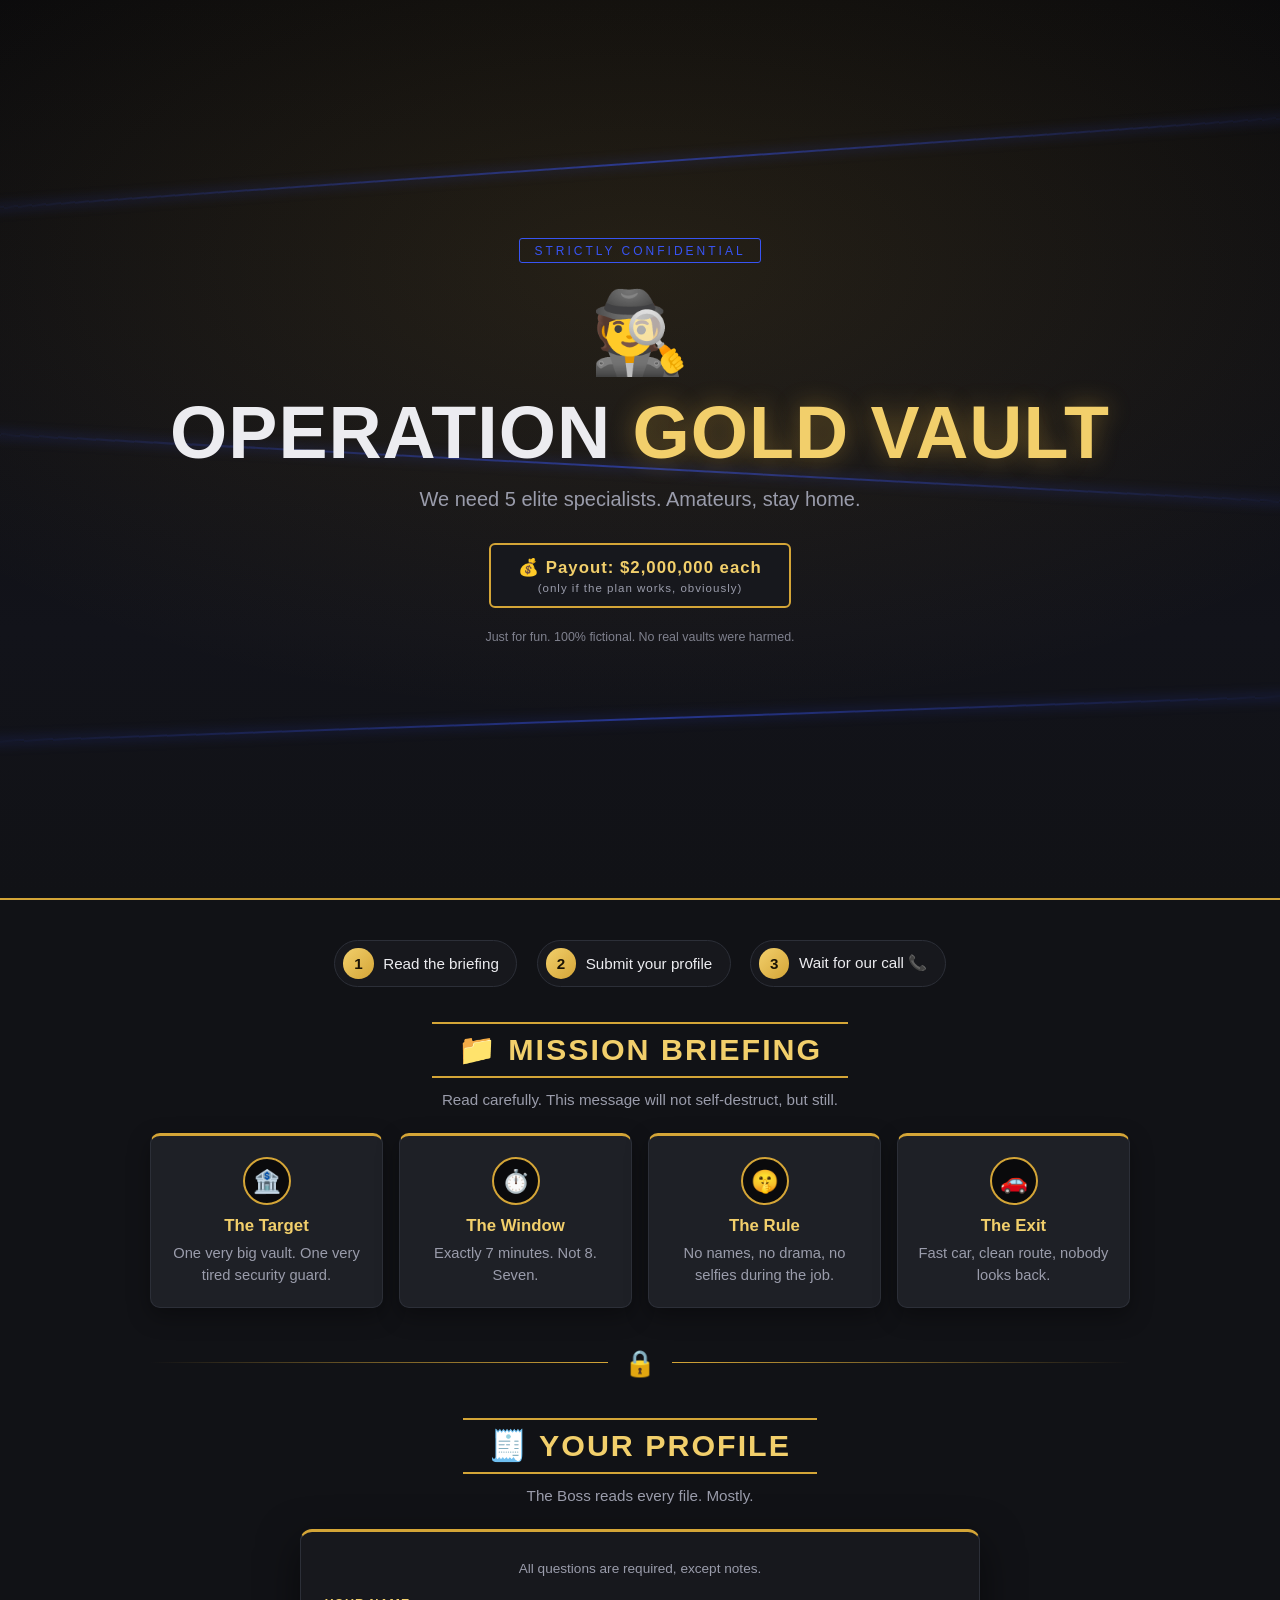
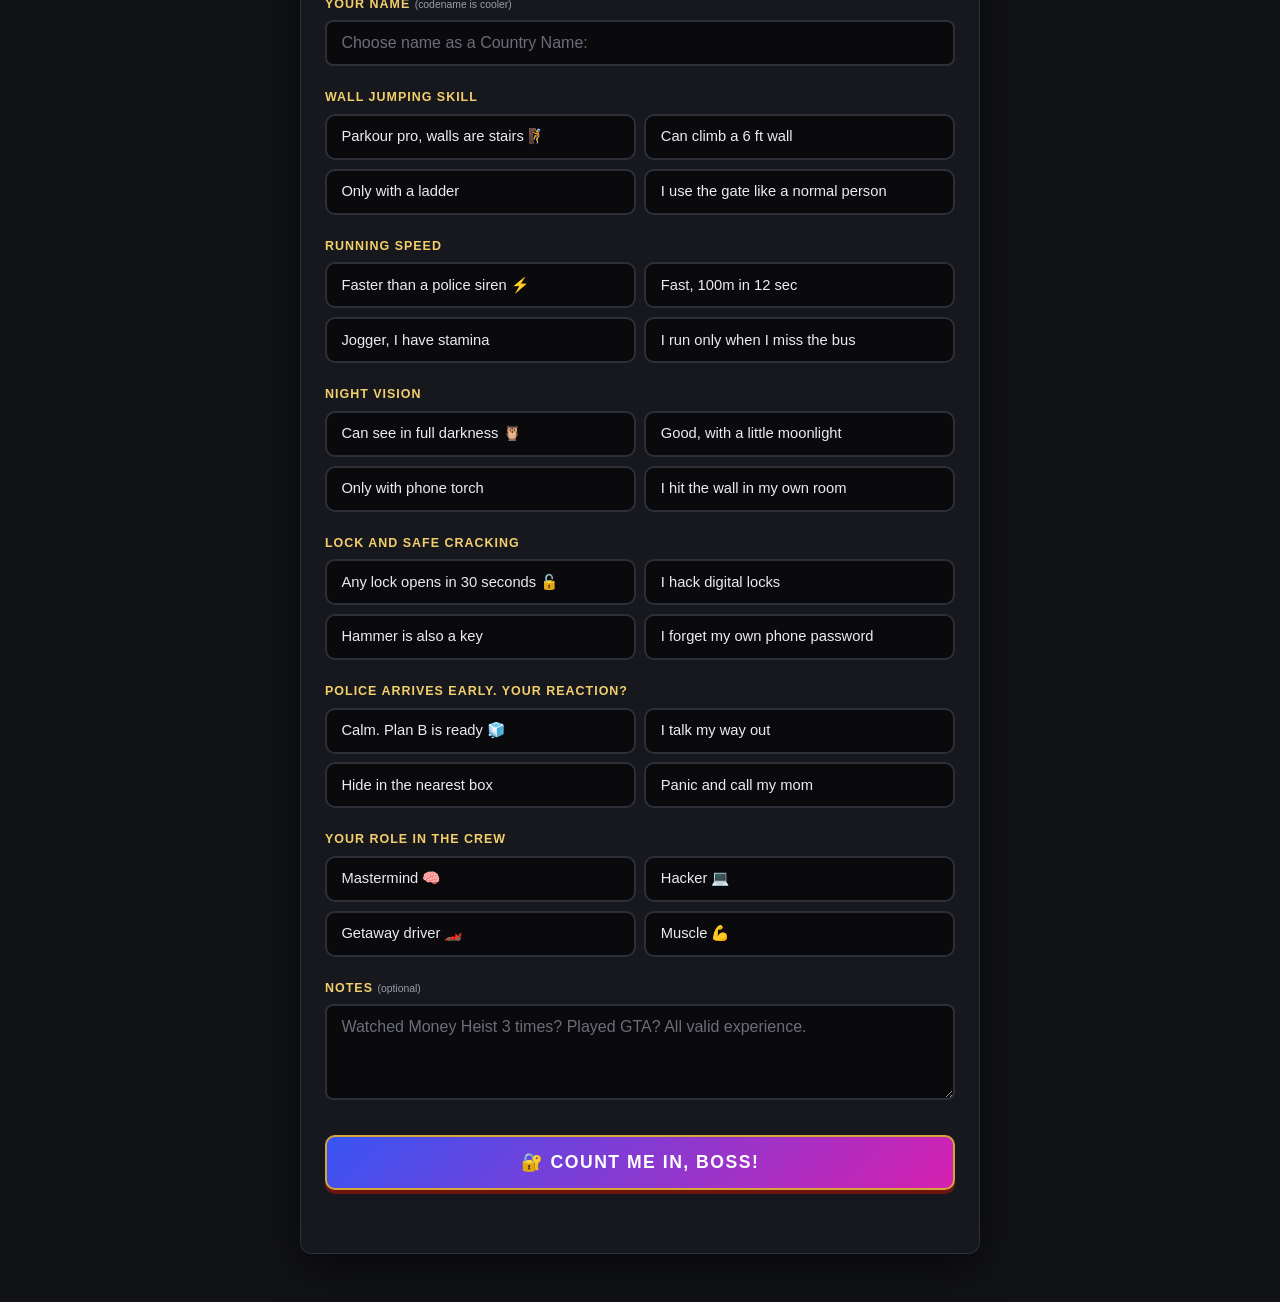
<file: bankrob.html>
<!DOCTYPE html>
<html lang="en">
<head>
  <meta charset="UTF-8" />
  <meta name="viewport" content="width=device-width, initial-scale=1.0"/>
  <meta name="theme-color" content="#0a0a0c">
  <title>Operation Gold Vault - Crew Recruitment</title>
  <meta name="robots" content="noindex, nofollow, noarchive">
  <link rel="icon" href="data:image/svg+xml,%3Csvg xmlns='http://www.w3.org/2000/svg' viewBox='0 0 100 100'%3E%3Ctext y='.9em' font-size='90'%3E🕵️%3C/text%3E%3C/svg%3E">
  <link rel="stylesheet" href="css/bankrob.css">
</head>
<body>

<!-- HERO -->
<section class="hero">
  <div class="laser l1" aria-hidden="true"></div>
  <div class="laser l2" aria-hidden="true"></div>
  <div class="laser l3" aria-hidden="true"></div>

  <span class="badge-top">STRICTLY CONFIDENTIAL</span>
  <span class="hero-icon" aria-hidden="true">🕵️</span>
  <h1>Operation <span class="gold">Gold Vault</span></h1>
  <p class="subtitle">We need 5 elite specialists. Amateurs, stay home.</p>
  <div class="payout">
    💰 Payout: $2,000,000 each
    <small>(only if the plan works, obviously)</small>
  </div>
  <p class="fun-note">Just for fun. 100% fictional. No real vaults were harmed.</p>
</section>

<main class="main">

  <!-- STEPS -->
  <section class="how" aria-label="How to join">
    <ol class="steps">
      <li><span class="num">1</span><span>Read the briefing</span></li>
      <li><span class="num">2</span><span>Submit your profile</span></li>
      <li><span class="num">3</span><span>Wait for our call 📞</span></li>
    </ol>
  </section>

  <!-- BRIEFING -->
  <section class="briefing">
    <div class="sec-title"><h2>📁 Mission Briefing</h2></div>
    <p class="section-sub">Read carefully. This message will not self-destruct, but still.</p>

    <div class="info-grid">
      <article class="info-card">
        <span class="info-icon" aria-hidden="true">🏦</span>
        <h3>The Target</h3>
        <p>One very big vault. One very tired security guard.</p>
      </article>
      <article class="info-card">
        <span class="info-icon" aria-hidden="true">⏱️</span>
        <h3>The Window</h3>
        <p>Exactly 7 minutes. Not 8. Seven.</p>
      </article>
      <article class="info-card">
        <span class="info-icon" aria-hidden="true">🤫</span>
        <h3>The Rule</h3>
        <p>No names, no drama, no selfies during the job.</p>
      </article>
      <article class="info-card">
        <span class="info-icon" aria-hidden="true">🚗</span>
        <h3>The Exit</h3>
        <p>Fast car, clean route, nobody looks back.</p>
      </article>
    </div>
  </section>

  <div class="divider" aria-hidden="true"><span>🔒</span></div>

  <!-- APPLICATION -->
  <section class="apply" id="apply">
    <div class="sec-title"><h2>🧾 Your Profile</h2></div>
    <p class="section-sub">The Boss reads every file. Mostly.</p>

    <form class="form-card" id="crew-form" onsubmit="submitForm(event)" novalidate>
      <p class="form-note">All questions are required, except notes.</p>

      <div class="field">
        <label class="flabel" for="codename">Your name <small>(codename is cooler)</small></label>
        <input type="text" id="codename" maxlength="60" placeholder="Choose name as a Country Name: " autocomplete="off">
      </div>

      <fieldset class="field">
        <legend class="flabel">Wall jumping skill</legend>
        <div class="chips">
          <label class="chip"><input type="radio" name="wall" value="parkour"><span>Parkour pro, walls are stairs 🧗</span></label>
          <label class="chip"><input type="radio" name="wall" value="ok"><span>Can climb a 6 ft wall</span></label>
          <label class="chip"><input type="radio" name="wall" value="ladder"><span>Only with a ladder</span></label>
          <label class="chip"><input type="radio" name="wall" value="none"><span>I use the gate like a normal person</span></label>
        </div>
      </fieldset>

      <fieldset class="field">
        <legend class="flabel">Running speed</legend>
        <div class="chips">
          <label class="chip"><input type="radio" name="run" value="flash"><span>Faster than a police siren ⚡</span></label>
          <label class="chip"><input type="radio" name="run" value="fast"><span>Fast, 100m in 12 sec</span></label>
          <label class="chip"><input type="radio" name="run" value="jog"><span>Jogger, I have stamina</span></label>
          <label class="chip"><input type="radio" name="run" value="bus"><span>I run only when I miss the bus</span></label>
        </div>
      </fieldset>

      <fieldset class="field">
        <legend class="flabel">Night vision</legend>
        <div class="chips">
          <label class="chip"><input type="radio" name="night" value="owl"><span>Can see in full darkness 🦉</span></label>
          <label class="chip"><input type="radio" name="night" value="good"><span>Good, with a little moonlight</span></label>
          <label class="chip"><input type="radio" name="night" value="phone"><span>Only with phone torch</span></label>
          <label class="chip"><input type="radio" name="night" value="bump"><span>I hit the wall in my own room</span></label>
        </div>
      </fieldset>

      <fieldset class="field">
        <legend class="flabel">Lock and safe cracking</legend>
        <div class="chips">
          <label class="chip"><input type="radio" name="lock" value="master"><span>Any lock opens in 30 seconds 🔓</span></label>
          <label class="chip"><input type="radio" name="lock" value="hacker"><span>I hack digital locks</span></label>
          <label class="chip"><input type="radio" name="lock" value="hammer"><span>Hammer is also a key</span></label>
          <label class="chip"><input type="radio" name="lock" value="forgot"><span>I forget my own phone password</span></label>
        </div>
      </fieldset>

      <fieldset class="field">
        <legend class="flabel">Police arrives early. Your reaction?</legend>
        <div class="chips">
          <label class="chip"><input type="radio" name="pressure" value="ice"><span>Calm. Plan B is ready 🧊</span></label>
          <label class="chip"><input type="radio" name="pressure" value="talk"><span>I talk my way out</span></label>
          <label class="chip"><input type="radio" name="pressure" value="hide"><span>Hide in the nearest box</span></label>
          <label class="chip"><input type="radio" name="pressure" value="panic"><span>Panic and call my mom</span></label>
        </div>
      </fieldset>

      <fieldset class="field">
        <legend class="flabel">Your role in the crew</legend>
        <div class="chips">
          <label class="chip"><input type="radio" name="role" value="mastermind"><span>Mastermind 🧠</span></label>
          <label class="chip"><input type="radio" name="role" value="hacker"><span>Hacker 💻</span></label>
          <label class="chip"><input type="radio" name="role" value="driver"><span>Getaway driver 🏎️</span></label>
          <label class="chip"><input type="radio" name="role" value="muscle"><span>Muscle 💪</span></label>
        </div>
      </fieldset>

      <div class="field">
        <label class="flabel" for="exp">Notes <small>(optional)</small></label>
        <textarea id="exp" placeholder="Watched Money Heist 3 times? Played GTA? All valid experience."></textarea>
      </div>

      <button class="submit-btn" type="submit">🔐 Count Me In, Boss!</button>
      <p class="form-msg" id="form-msg" role="alert" aria-live="polite"></p>
    </form>
  </section>

</main>

<!-- SUCCESS OVERLAY -->
<div class="overlay" id="overlay" role="dialog" aria-modal="true" aria-labelledby="success-title">
  <div class="success-card">
    <span class="big-icon" aria-hidden="true">🕶️</span>
    <h2 id="success-title">Welcome to the Crew, <span class="success-name" id="successName">Agent</span>!</h2>
    <p id="successMsg">Your profile has been received and shredded for security.</p>
    <p class="success-small">We will contact you. Do not call us.</p>
    <button class="close-btn" type="button" onclick="closeOverlay()">Back to hideout</button>
  </div>
</div>

<script>
  function closeOverlay() {
    document.getElementById('overlay').classList.remove('show');
  }

  document.addEventListener('keydown', function (e) {
    if (e.key === 'Escape') closeOverlay();
  });
  document.getElementById('overlay').addEventListener('click', function (e) {
    if (e.target === this) closeOverlay();
  });

  function showMsg(text, target) {
    document.getElementById('form-msg').textContent = text;
    if (target) target.scrollIntoView({ behavior: 'smooth', block: 'center' });
  }

  async function submitForm(e) {
    e.preventDefault();

    const nameInput = document.getElementById('codename');
    const name = nameInput.value.trim();
    const exp  = document.getElementById('exp').value.trim();

    if (!name) {
      showMsg('🔒 Every agent needs a name!', nameInput);
      nameInput.focus();
      return;
    }

    const data = {};
    data['_subject'] = 'New Heist Crew Application: ' + name;
    data[document.querySelector('label[for="codename"]').textContent.trim()] = name;

    let funny = false;
    const fieldsets = document.querySelectorAll('#crew-form fieldset.field');
    for (const fs of fieldsets) {
      const question = fs.querySelector('legend').textContent.trim();
      const picked   = fs.querySelector('input[type="radio"]:checked');
      if (!picked) {
        showMsg('🔒 Please answer: ' + question, fs);
        return;
      }
    data[question] = picked.nextElementSibling.textContent.trim();
      if (picked.dataset.fun) funny = true;
    }

    data[document.querySelector('label[for="exp"]').textContent.trim()] = exp || 'None mentioned';

    showMsg('', null);
    const btn = document.querySelector('.submit-btn');
    btn.textContent = '⏳ Sending to Boss...';
    btn.disabled = true;

    try {
      const res = await fetch('https://formspree.io/f/xbdvbvyq', {
        method: 'POST',
        headers: { 'Content-Type': 'application/json' },
        body: JSON.stringify(data)
      });

      if (res.ok) {
        document.getElementById('successName').textContent = name;
        document.getElementById('successMsg').textContent = funny
          ? 'Boss saw your funny answer. You are officially NOT rejected. Bring snacks tomorrow. 🍿'
          : 'Your profile has been received and shredded for security.';
        document.getElementById('overlay').classList.add('show');
        document.getElementById('crew-form').reset();
      } else {
        showMsg('Something went wrong. Try again, agent!', null);
      }
    } catch (err) {
      showMsg('Network error. The line is being traced!', null);
    }

    btn.textContent = '🔐 Count Me In, Boss!';
    btn.disabled = false;
  }
</script>

</body>
</html>
</file>
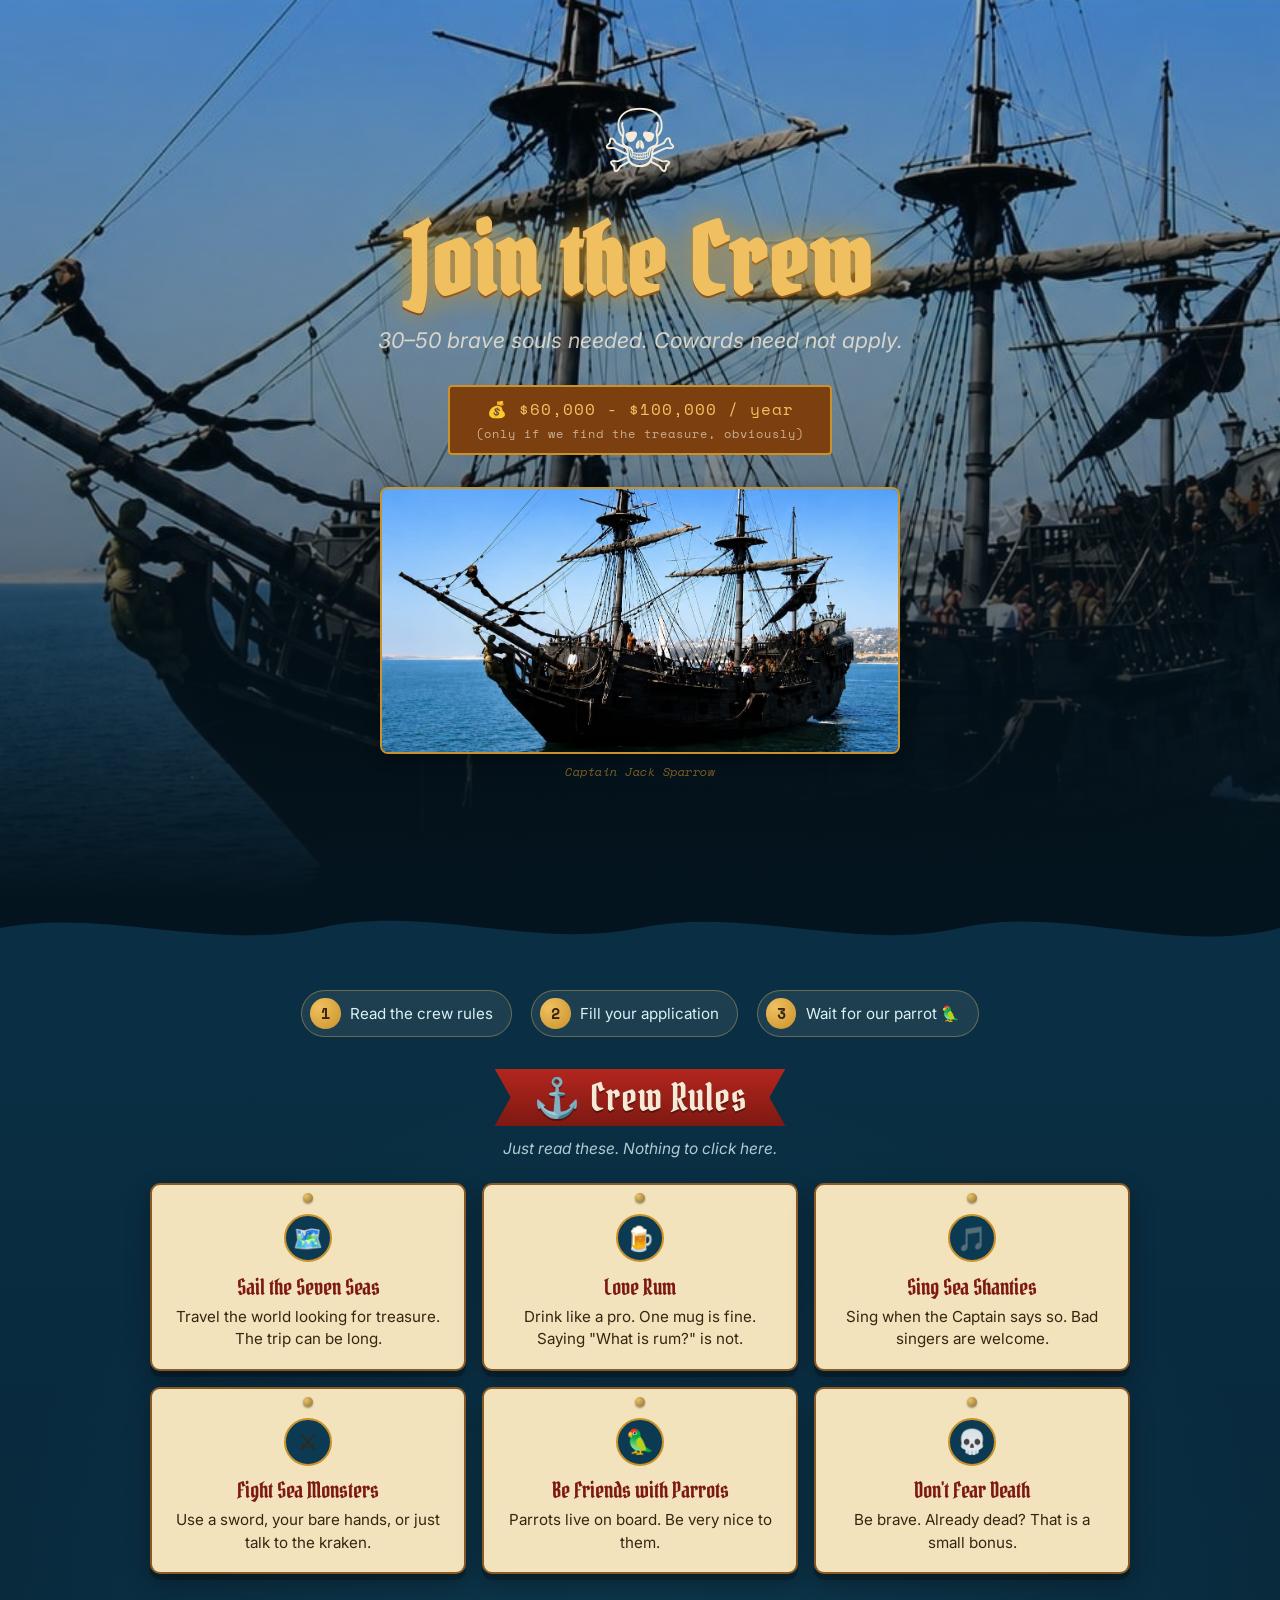
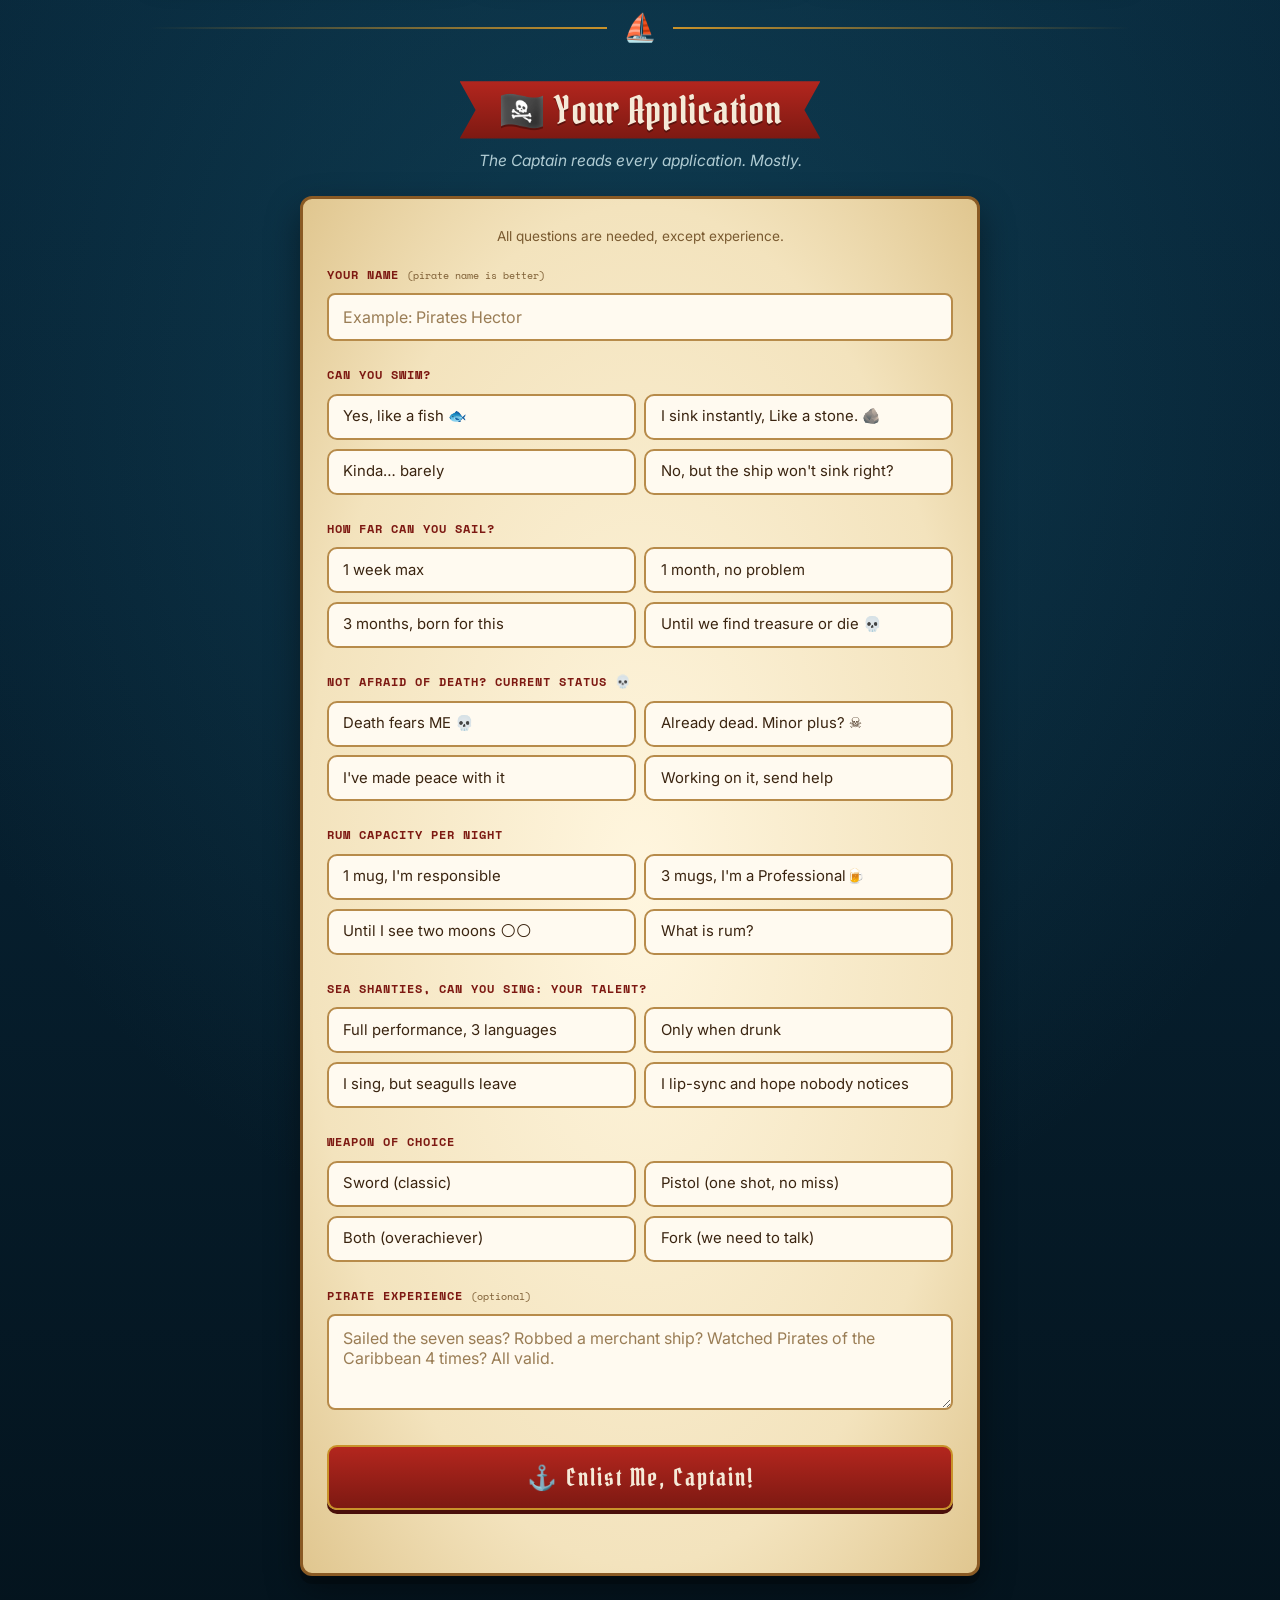
<file: pirate-crew.html>
<!DOCTYPE html>
<html lang="en">
<head>
  <meta charset="UTF-8" />
  <meta name="viewport" content="width=device-width, initial-scale=1.0"/>
  <meta name="theme-color" content="#0d0a07">
  <title>Join the Crew - Pirate Crew Inc. | Web project by Aman Kumar (piratesaman)</title>
    <meta name="description" content="Join the Crew - Pirate Crew Inc.: a fun pirate-themed recruitment web page with an application form, made by Aman Kumar (Aman Maurya, piratesaman).">
    <meta name="keywords" content="Join the Crew, Pirate Crew Inc, pirate web page, Aman Kumar, piratesaman, Aman Maurya, HTML CSS JavaScript project">
    <meta name="author" content="Aman Kumar">
    <meta name="robots" content="index, follow, max-image-preview:large">
    <link rel="canonical" href="https://amankumar.cloud/pirate-crew.html">
  <!-- Skull favicon -->
<link rel="icon" href="data:image/svg+xml,%3Csvg xmlns='http://www.w3.org/2000/svg' viewBox='0 0 100 100'%3E%3Ctext y='.9em' font-size='90'%3E💀%3C/text%3E%3C/svg%3E">
  <link rel="preconnect" href="https://fonts.googleapis.com">
  <link rel="preconnect" href="https://fonts.gstatic.com" crossorigin>
  <link href="https://fonts.googleapis.com/css2?family=Pirata+One&family=Inter:wght@400;500;600&family=Space+Mono:wght@400;700&display=swap" rel="stylesheet"/>
  <link rel="preload" as="image" href="/project-img/recruit-crew.jpeg" fetchpriority="high">
  <link rel="stylesheet" href="css/pirate-crew.css">
  <!-- Open Graph Meta Tags -->
    <meta property="og:title" content="Join the Crew - Pirate Crew Inc.">
    <meta property="og:type" content="website">
    <meta property="og:url" content="https://amankumar.cloud/pirate-crew.html">
    <meta property="og:site_name" content="Aman Kumar (piratesaman)">
    <meta property="og:image" content="https://www.amankumar.cloud/project-img/recruit-crew.jpeg">
    <meta property="og:description" content="Salary: $60,000 – $100,000 / year. 30–50 brave souls needed. Cowards need not apply. Join the crew of the Captain Blackbeared and sail the seven seas in search of treasure!"> 
    <meta property="fb:app_id" content="809218654498104">
    <!-- Twitter Card Meta Tags (Optional) -->
    <meta name="twitter:card" content="summary_large_image">
    <meta name="twitter:creator" content="@piratesaman">
    <meta name="twitter:title" content="Join the Crew - Pirate Crew Inc.">
    <meta name="twitter:description" content="Salary: $60,000 – $100,000 / year. 30–50 brave souls needed. Cowards need not apply. Join the crew of the Captain Blackbeared and sail the seven seas in search of treasure!">
    <meta name="twitter:image" content="https://www.amankumar.cloud/project-img/recruit-crew.jpeg">
    <script type="application/ld+json">
    {
      "@context": "https://schema.org",
      "@type": "WebPage",
      "url": "https://amankumar.cloud/pirate-crew.html",
      "name": "Join the Crew - Pirate Crew Inc.",
      "inLanguage": "en",
      "author": {
        "@type": "Person",
        "@id": "https://amankumar.cloud/#person",
        "name": "Aman Kumar",
        "alternateName": [
          "Aman Maurya",
          "piratesaman"
        ],
        "url": "https://amankumar.cloud/"
      },
      "isPartOf": {
        "@id": "https://amankumar.cloud/#website"
      }
    }
    </script>
</head>
<body>

<!-- HERO -->
<section class="hero">
  <span class="skull">☠️</span>
  <h1>Join the Crew</h1>
  <p class="subtitle">30–50 brave souls needed. Cowards need not apply.</p>
  <div class="salary-badge">
    💰 $60,000 - $100,000 / year
    <small>(only if we find the treasure, obviously)</small>
  </div>
  <div class="hero-ship-img">
    <img src="project-img/recruit-crew.jpeg" alt="Our Ship — The Black Pearl" fetchpriority="high" decoding="async" />
    <p class="ship-caption">Captain Jack Sparrow</p>
  </div>
</section>

<!-- WAVES: hero to sea -->
<div class="waves" aria-hidden="true">
  <svg viewBox="0 0 1200 60" preserveAspectRatio="none" xmlns="http://www.w3.org/2000/svg">
    <path d="M0,0 H1200 V30 C1100,58 1000,6 900,30 C800,54 700,8 600,30 C500,52 400,6 300,30 C200,54 100,10 0,30 Z" fill="#04141e"/>
  </svg>
</div>

<main class="sea">

  <!-- HOW TO JOIN -->
  <section class="how" aria-label="How to join">
    <ol class="steps">
      <li><span class="coin">1</span><span>Read the crew rules</span></li>
      <li><span class="coin">2</span><span>Fill your application</span></li>
      <li><span class="coin">3</span><span>Wait for our parrot 🦜</span></li>
    </ol>
  </section>

  <!-- CREW RULES -->
  <section class="rules" id="rules">
    <div class="flag-title"><h2>⚓ Crew Rules</h2></div>
    <p class="section-sub">Just read these. Nothing to click here.</p>

    <div class="rule-grid">
      <article class="rule-card">
        <span class="rule-icon" aria-hidden="true">🗺️</span>
        <h3>Sail the Seven Seas</h3>
        <p>Travel the world looking for treasure. The trip can be long.</p>
      </article>
      <article class="rule-card">
        <span class="rule-icon" aria-hidden="true">🍺</span>
        <h3>Love Rum</h3>
        <p>Drink like a pro. One mug is fine. Saying "What is rum?" is not.</p>
      </article>
      <article class="rule-card">
        <span class="rule-icon" aria-hidden="true">🎵</span>
        <h3>Sing Sea Shanties</h3>
        <p>Sing when the Captain says so. Bad singers are welcome.</p>
      </article>
      <article class="rule-card">
        <span class="rule-icon" aria-hidden="true">⚔️</span>
        <h3>Fight Sea Monsters</h3>
        <p>Use a sword, your bare hands, or just talk to the kraken.</p>
      </article>
      <article class="rule-card">
        <span class="rule-icon" aria-hidden="true">🦜</span>
        <h3>Be Friends with Parrots</h3>
        <p>Parrots live on board. Be very nice to them.</p>
      </article>
      <article class="rule-card">
        <span class="rule-icon" aria-hidden="true">💀</span>
        <h3>Don't Fear Death</h3>
        <p>Be brave. Already dead? That is a small bonus.</p>
      </article>
    </div>
  </section>

  <div class="divider" aria-hidden="true"><span>⛵</span></div>

  <!-- APPLICATION -->
  <section class="apply" id="apply">
    <div class="flag-title"><h2>🏴‍☠️ Your Application</h2></div>
    <p class="section-sub">The Captain reads every application. Mostly.</p>

    <form class="form-card" id="crew-form" onsubmit="submitForm(event)" novalidate>
      <p class="form-note">All questions are needed, except experience.</p>

      <div class="field">
        <label class="flabel" for="pirate-name">Your name <small>(pirate name is better)</small></label>
        <input type="text" id="pirate-name" maxlength="60" placeholder="Example: Pirates Hector" autocomplete="off">
      </div>

      <fieldset class="field" id="swim-field">
        <legend class="flabel">Can you swim?</legend>
        <div class="chips">
          <label class="chip"><input type="radio" name="swim" value="yes"><span>Yes, like a fish 🐟</span></label>
          <label class="chip"><input type="radio" name="swim" value="sink"><span>I sink instantly, Like a stone. 🪨</span></label>
          <label class="chip"><input type="radio" name="swim" value="kinda"><span>Kinda… barely</span></label>
          <label class="chip"><input type="radio" name="swim" value="no"><span>No, but the ship won't sink right?</span></label>
        </div>
      </fieldset>

            <fieldset class="field" id="sail-field">
        <legend class="flabel">How far can you sail?</legend>
        <div class="chips">
          <label class="chip"><input type="radio" name="sail" value="1week"><span>1 week max</span></label>
          <label class="chip"><input type="radio" name="sail" value="1month"><span>1 month, no problem</span></label>
          <label class="chip"><input type="radio" name="sail" value="3month"><span>3 months, born for this</span></label>
          <label class="chip"><input type="radio" name="sail" value="forever"><span>Until we find treasure or die 💀</span></label>
        </div>
      </fieldset>

      <fieldset class="field" id="death-field">
        <legend class="flabel">Not afraid of death? Current status 💀</legend>
        <div class="chips">
          <label class="chip"><input type="radio" name="death" value="fearless"><span>Death fears ME 💀</span></label>
          <label class="chip"><input type="radio" name="death" value="dead"><span>Already dead. Minor plus? ☠️</span></label>
          <label class="chip"><input type="radio" name="death" value="ok"><span>I've made peace with it</span></label>
          <label class="chip"><input type="radio" name="death" value="working"><span>Working on it, send help</span></label>
        </div>
      </fieldset>

      <fieldset class="field" id="rum-field">
        <legend class="flabel">Rum capacity per night</legend>
        <div class="chips">
          <label class="chip"><input type="radio" name="rum" value="1"><span>1 mug, I'm responsible</span></label>
          <label class="chip"><input type="radio" name="rum" value="3"><span>3 mugs, I'm a Professional🍺</span></label>
          <label class="chip"><input type="radio" name="rum" value="unlimited"><span>Until I see two moons 🌕🌕</span></label>
          <label class="chip"><input type="radio" name="rum" value="what"><span>What is rum?</span></label>
        </div>
      </fieldset>

      <fieldset class="field" id="sing-field">
        <legend class="flabel">Sea shanties, Can you Sing: your talent?</legend>
        <div class="chips">
          <label class="chip"><input type="radio" name="sing" value="pro"><span>Full performance, 3 languages</span></label>
          <label class="chip"><input type="radio" name="sing" value="ok"><span>Only when drunk</span></label>
          <label class="chip"><input type="radio" name="sing" value="bad"><span>I sing, but seagulls leave</span></label>
          <label class="chip"><input type="radio" name="sing" value="never"><span>I lip-sync and hope nobody notices</span></label>
        </div>
      </fieldset>

      <fieldset class="field" id="weapon-field">
        <legend class="flabel">Weapon of choice</legend>
        <div class="chips">
          <label class="chip"><input type="radio" name="weapon" value="sword"><span>Sword (classic)</span></label>
          <label class="chip"><input type="radio" name="weapon" value="gun"><span>Pistol (one shot, no miss)</span></label>
          <label class="chip"><input type="radio" name="weapon" value="both"><span>Both (overachiever)</span></label>
          <label class="chip"><input type="radio" name="weapon" value="fork"><span>Fork (we need to talk)</span></label>
        </div>
      </fieldset>

      <div class="field">
        <label class="flabel" for="exp">Pirate experience <small>(optional)</small></label>
        <textarea id="exp" placeholder="Sailed the seven seas? Robbed a merchant ship? Watched Pirates of the Caribbean 4 times? All valid."></textarea>
      </div>

      <button class="submit-btn" type="submit">⚓ Enlist Me, Captain!</button>
      <p class="form-msg" id="form-msg" role="alert" aria-live="polite"></p>
    </form>
  </section>

</main>

<!-- SUCCESS OVERLAY -->
<div class="overlay" id="overlay" role="dialog" aria-modal="true" aria-labelledby="success-title">
  <div class="success-card">
    <span class="big-skull" aria-hidden="true">🏴‍☠️</span>
    <h2 id="success-title">Welcome Aboard, <span class="success-name" id="successName">Mate</span>!</h2>
    <p>The Captain has received your application and thrown it into the sea for good luck.</p>
    <p class="success-small">We'll send a parrot with your joining letter. Eventually.</p>
    <button class="close-btn" type="button" onclick="closeOverlay()">Back to shore</button>
  </div>
</div>

<script>
  function closeOverlay() {
    document.getElementById('overlay').classList.remove('show');
  }

  document.addEventListener('keydown', function (e) {
    if (e.key === 'Escape') closeOverlay();
  });
  document.getElementById('overlay').addEventListener('click', function (e) {
    if (e.target === this) closeOverlay();
  });

  function showMsg(text, target) {
    document.getElementById('form-msg').textContent = text;
    if (target) target.scrollIntoView({ behavior: 'smooth', block: 'center' });
  }

    async function submitForm(e) {
    e.preventDefault();

    const nameInput = document.getElementById('pirate-name');
    const name = nameInput.value.trim();
    const exp  = document.getElementById('exp').value.trim();

    if (!name) {
      showMsg('⚓ Every pirate needs a name!', nameInput);
      nameInput.focus();
      return;
    }

    // Email data: question + selected answer text, in the same order as the form
    const data = {};
    data[document.querySelector('label[for="pirate-name"]').textContent.trim()] = name;

    const fieldsets = document.querySelectorAll('#crew-form fieldset.field');
    for (const fs of fieldsets) {
      const question = fs.querySelector('legend').textContent.trim();
      const picked   = fs.querySelector('input[type="radio"]:checked');
      if (!picked) {
        showMsg('⚓ Please answer: ' + question, fs);
        return;
      }
      data[question] = picked.nextElementSibling.textContent.trim();
    }

    data[document.querySelector('label[for="exp"]').textContent.trim()] = exp || 'None mentioned';

    showMsg('', null);
    const btn = document.querySelector('.submit-btn');
    btn.textContent = '⏳ Sending to Captain...';
    btn.disabled = true;

    try {
      const res = await fetch('https://formspree.io/f/xbdvbvyq', {
        method: 'POST',
        headers: { 'Content-Type': 'application/json' },
        body: JSON.stringify(data)
      });

      if (res.ok) {
        document.getElementById('successName').textContent = name;
        document.getElementById('overlay').classList.add('show');
        document.getElementById('crew-form').reset();
      } else {
        showMsg('Something went wrong. Try again, sailor!', null);
      }
    } catch (err) {
      showMsg('Network error. The sea is rough today!', null);
    }

    btn.textContent = '⚓ Enlist Me, Captain!';
    btn.disabled = false;
  }
</script>

</body>
</html>
</file>
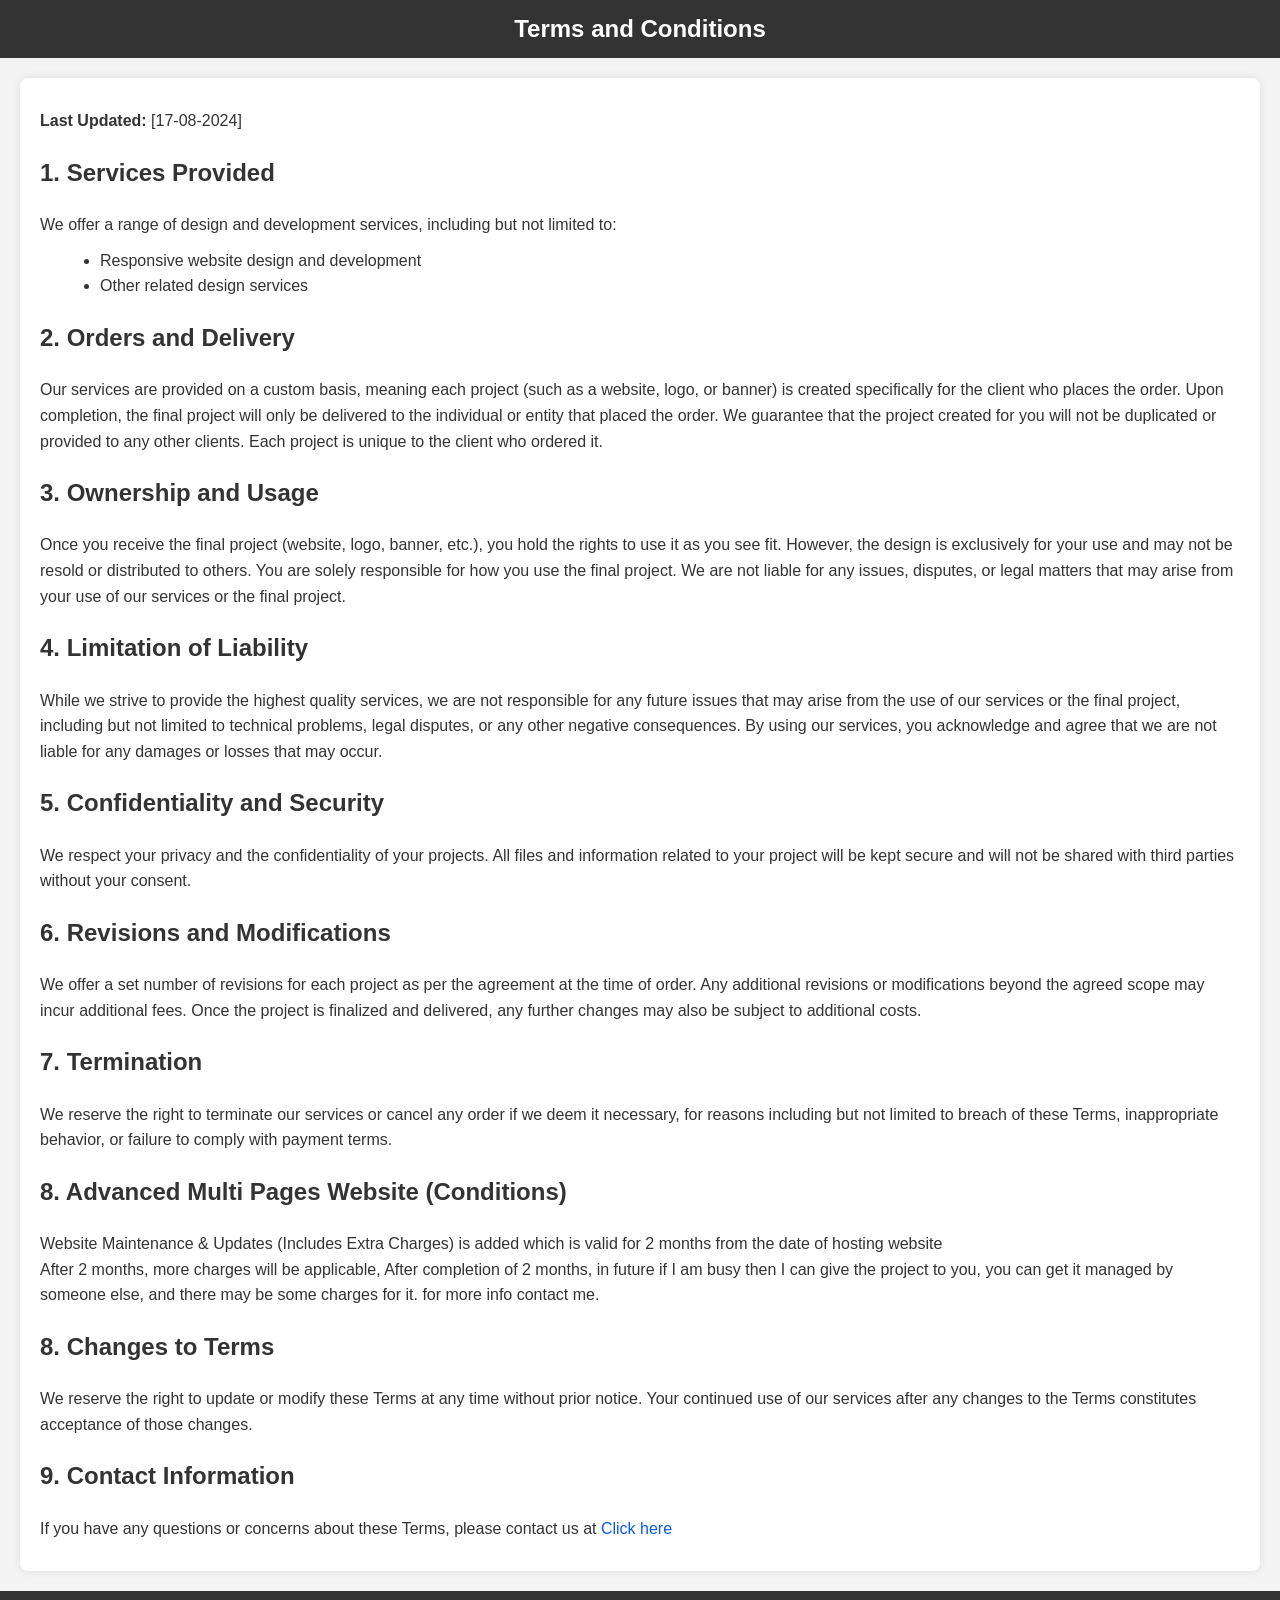
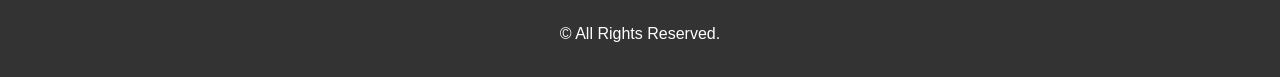
<file: legal/terms.html>
<!DOCTYPE html>
<html lang="en">
<head>
    <meta charset="UTF-8">
    <meta name="viewport" content="width=device-width, initial-scale=1.0">
    <title>Terms and Conditions</title>
    <style>
        body {
            font-family: 'Arial', sans-serif;
            margin: 0;
            padding: 0;
            background-color: #f4f4f4;
            color: #333;
            line-height: 1.6;
        }

        header {
            background-color: #333;
            color: #fff;
            padding: 10px 0;
            text-align: center;
        }

        header h1 {
            margin: 0;
            font-size: 24px;
        }

        .container {
            max-width: 1200px;
            margin: 20px auto;
            padding: 20px;
            background-color: #fff;
            border-radius: 8px;
            box-shadow: 0 0 10px rgba(0, 0, 0, 0.1);
        }

        h2 {
            color: #333;
            margin-top: 20px;
        }

        p {
            margin: 10px 0;
        }
        p a{
            text-decoration: none;
            color: rgb(11, 90, 238);
        }
        ul {
            margin: 10px 0 20px 20px;
        }

        footer {
            text-align: center;
            padding: 20px 0;
            background-color: #333;
            color: #fff;
            margin-top: 20px;
        }

        @media (max-width: 768px) {
            .container {
                margin: 10px;
                padding: 15px;
            }

            header h1 {
                font-size: 20px;
            }
        }
    </style>
</head>
<body>

<header>
    <h1>Terms and Conditions</h1>
</header>

<div class="container">
    <p><strong>Last Updated:</strong> [17-08-2024]</p>

    <h2>1. Services Provided</h2>
    <p>We offer a range of design and development services, including but not limited to:</p>
    <ul>
        <li>Responsive website design and development</li>
        <li>Other related design services</li>
    </ul>

    <h2>2. Orders and Delivery</h2>
    <p>Our services are provided on a custom basis, meaning each project (such as a website, logo, or banner) is created specifically for the client who places the order. Upon completion, the final project will only be delivered to the individual or entity that placed the order. We guarantee that the project created for you will not be duplicated or provided to any other clients. Each project is unique to the client who ordered it.</p>

    <h2>3. Ownership and Usage</h2>
    <p>Once you receive the final project (website, logo, banner, etc.), you hold the rights to use it as you see fit. However, the design is exclusively for your use and may not be resold or distributed to others. You are solely responsible for how you use the final project. We are not liable for any issues, disputes, or legal matters that may arise from your use of our services or the final project.</p>

    <h2>4. Limitation of Liability</h2>
    <p>While we strive to provide the highest quality services, we are not responsible for any future issues that may arise from the use of our services or the final project, including but not limited to technical problems, legal disputes, or any other negative consequences. By using our services, you acknowledge and agree that we are not liable for any damages or losses that may occur.</p>

    <h2>5. Confidentiality and Security</h2>
    <p>We respect your privacy and the confidentiality of your projects. All files and information related to your project will be kept secure and will not be shared with third parties without your consent.</p>

    <h2>6. Revisions and Modifications</h2>
    <p>We offer a set number of revisions for each project as per the agreement at the time of order. Any additional revisions or modifications beyond the agreed scope may incur additional fees. Once the project is finalized and delivered, any further changes may also be subject to additional costs.</p>

    <h2>7. Termination</h2>
    <p>We reserve the right to terminate our services or cancel any order if we deem it necessary, for reasons including but not limited to breach of these Terms, inappropriate behavior, or failure to comply with payment terms.</p>

    <h2>8. Advanced Multi Pages Website (Conditions)</h2>
    <p>Website Maintenance & Updates (Includes Extra Charges) is added which is valid for 2 months from the date of hosting website <br>
        After 2 months, more charges will be applicable, After completion of 2 months, in future if I am busy then I can give the project to you, you can get it managed by someone else, and there may be some charges for it. for more info contact me.</p>

    <h2>8. Changes to Terms</h2>
    <p>We reserve the right to update or modify these Terms at any time without prior notice. Your continued use of our services after any changes to the Terms constitutes acceptance of those changes.</p>

    <h2>9. Contact Information</h2>
    <p>If you have any questions or concerns about these Terms, please contact us at <a href="/connect.html">Click here</a></p>
</div>

<footer>
    <p>&copy; All Rights Reserved.</p>
</footer>

</body>
</html>
</file>
<file: css/bankrob.css>
*, *::before, *::after { box-sizing: border-box; margin: 0; padding: 0; }

:root {
  --bg:        #0a0a0c;
  --bg-2:      #111216;
  --panel:     #17181d;
  --card:      #1e2026;
  --line:      #2c2f38;
  --gold:      #d4a537;
  --gold-lt:   #f2cf6b;
  --text:      #ececf0;
  --muted:     #9a9cab;
  --accent:    #3854f3;
  --accent-dk: #d620af;
  --green:     #2ecc71;
}

body {
  background: var(--bg);
  color: var(--text);
  font-family: Arial, Helvetica, sans-serif;
  min-height: 100vh;
  overflow-x: hidden;
}

/* HERO */
.hero {
  position: relative;
  min-height: 100vh;
  display: flex;
  flex-direction: column;
  align-items: center;
  justify-content: center;
  text-align: center;
  padding: 3rem 1.5rem 4rem;
  overflow: hidden;
  background:
    radial-gradient(ellipse 70% 50% at 50% 30%, rgba(212,165,55,0.12), transparent),
    linear-gradient(180deg, #0a0a0c 0%, #12131a 70%, var(--bg-2) 100%);
  border-bottom: 2px solid var(--gold);
}
.badge-top {
  position: relative;
  z-index: 2;
  font-size: 0.75rem;
  letter-spacing: 3px;
  color: var(--accent);
  border: 1px solid var(--accent);
  padding: 0.3rem 0.9rem;
  border-radius: 3px;
  margin-bottom: 1.4rem;
  animation: blink 2.4s ease-in-out infinite;
}
@keyframes blink { 0%,100% { opacity: 1; } 50% { opacity: 0.45; } }

.hero-icon {
  position: relative;
  z-index: 2;
  font-size: clamp(3rem, 8vw, 5rem);
  margin-bottom: 0.8rem;
}
.hero h1 {
  position: relative;
  z-index: 2;
  font-size: clamp(2.2rem, 7vw, 4.6rem);
  font-weight: 800;
  letter-spacing: 1px;
  line-height: 1.1;
  text-transform: uppercase;
}
.gold { color: var(--gold-lt); text-shadow: 0 0 24px rgba(212,165,55,0.45); }
.subtitle {
  position: relative;
  z-index: 2;
  color: var(--muted);
  margin-top: 0.9rem;
  font-size: clamp(1rem, 3vw, 1.25rem);
}
.payout {
  position: relative;
  z-index: 2;
  margin-top: 2rem;
  padding: 0.75rem 1.7rem;
  background: var(--panel);
  border: 2px solid var(--gold);
  border-radius: 6px;
  color: var(--gold-lt);
  font-weight: 700;
  font-size: 1.05rem;
  letter-spacing: 1px;
}
.payout small {
  display: block;
  margin-top: 0.25rem;
  font-size: 0.72rem;
  font-weight: 400;
  color: var(--muted);
}
.fun-note {
  position: relative;
  z-index: 2;
  margin-top: 1.4rem;
  font-size: 0.78rem;
  color: var(--muted);
  opacity: 0.8;
}

/* lasers */
.laser {
  position: absolute;
  left: -10%;
  width: 120%;
  height: 2px;
  background: linear-gradient(90deg, transparent, var(--accent), transparent);
  box-shadow: 0 0 12px var(--accent);
  opacity: 0.55;
  z-index: 1;
  animation: sweep 6s ease-in-out infinite;
}
.l1 { top: 18%; transform: rotate(-4deg); }
.l2 { top: 52%; transform: rotate(3deg); animation-delay: 1.5s; }
.l3 { top: 80%; transform: rotate(-2deg); animation-delay: 3s; }
@keyframes sweep { 0%,100% { opacity: 0.15; } 50% { opacity: 0.7; } }

/* MAIN */
.main { background: var(--bg-2); padding: 2.5rem 1rem 3rem; }
.how, .briefing, .apply { max-width: 980px; margin-left: auto; margin-right: auto; }

/* steps */
.how { padding-bottom: 2.2rem; }
.steps {
  list-style: none;
  display: flex;
  flex-wrap: wrap;
  justify-content: center;
  gap: 0.8rem 1.2rem;
}
.steps li {
  display: flex;
  align-items: center;
  gap: 0.6rem;
  background: var(--panel);
  border: 1px solid var(--line);
  border-radius: 999px;
  padding: 0.45rem 1.1rem 0.45rem 0.5rem;
  font-size: 0.95rem;
}
.num {
  flex: 0 0 auto;
  width: 1.9rem;
  height: 1.9rem;
  display: grid;
  place-items: center;
  border-radius: 50%;
  background: linear-gradient(135deg, var(--gold-lt), var(--gold));
  color: #1a1305;
  font-weight: 800;
}

/* titles */
.sec-title { display: flex; justify-content: center; margin-bottom: 0.8rem; }
.sec-title h2 {
  font-size: clamp(1.3rem, 4.5vw, 1.9rem);
  text-transform: uppercase;
  letter-spacing: 2px;
  text-align: center;
  padding: 0.5rem 1.6rem;
  border-top: 2px solid var(--gold);
  border-bottom: 2px solid var(--gold);
  color: var(--gold-lt);
}
.section-sub {
  text-align: center;
  color: var(--muted);
  font-size: 0.95rem;
  margin-bottom: 1.6rem;
}

/* info cards */
.info-grid {
  display: grid;
  grid-template-columns: repeat(auto-fit, minmax(min(100%, 220px), 1fr));
  gap: 1rem;
}
.info-card {
  background: var(--card);
  border: 1px solid var(--line);
  border-top: 3px solid var(--gold);
  border-radius: 10px;
  padding: 1.3rem 1rem;
  text-align: center;
  box-shadow: 0 8px 22px rgba(0,0,0,0.35);
  transition: transform 0.2s, border-color 0.2s;
}
.info-card:hover { transform: translateY(-3px); border-color: var(--accent); }
.info-icon {
  display: grid;
  place-items: center;
  width: 3rem;
  height: 3rem;
  margin: 0 auto 0.7rem;
  border-radius: 50%;
  background: var(--bg);
  border: 2px solid var(--gold);
  font-size: 1.4rem;
}
.info-card h3 { font-size: 1.05rem; color: var(--gold-lt); margin-bottom: 0.35rem; }
.info-card p { font-size: 0.92rem; line-height: 1.5; color: var(--muted); }

/* divider */
.divider {
  display: flex;
  align-items: center;
  gap: 1rem;
  max-width: 980px;
  margin: 2.5rem auto;
  font-size: 1.6rem;
}
.divider::before, .divider::after {
  content: "";
  flex: 1;
  height: 1px;
  background: linear-gradient(90deg, transparent, var(--gold));
}
.divider::after { background: linear-gradient(270deg, transparent, var(--gold)); }

/* form */
.form-card {
  max-width: 680px;
  margin: 0 auto;
  background: var(--panel);
  border: 1px solid var(--line);
  border-top: 3px solid var(--gold);
  border-radius: 12px;
  padding: 1.8rem 1.5rem;
  box-shadow: 0 14px 40px rgba(0,0,0,0.5);
}
.form-note { text-align: center; font-size: 0.85rem; color: var(--muted); margin-bottom: 1.3rem; }
.field { margin-bottom: 1.5rem; }
fieldset.field { border: 0; padding: 0; min-width: 0; margin: 0 0 1.5rem; }
.flabel {
  display: block;
  padding: 0;
  margin-bottom: 0.6rem;
  font-size: 0.78rem;
  font-weight: 700;
  letter-spacing: 1px;
  text-transform: uppercase;
  color: var(--gold-lt);
}
.flabel small { text-transform: none; letter-spacing: 0; font-weight: 400; color: var(--muted); }

.form-card input[type="text"],
.form-card textarea {
  width: 100%;
  background: var(--bg);
  border: 2px solid var(--line);
  border-radius: 8px;
  padding: 0.75rem 0.9rem;
  color: var(--text);
  font-family: Arial, Helvetica, sans-serif;
  font-size: 1rem;
  outline: none;
  transition: border-color 0.2s, box-shadow 0.2s;
}
.form-card input[type="text"]:focus,
.form-card textarea:focus {
  border-color: var(--gold);
  box-shadow: 0 0 0 3px rgba(212,165,55,0.2);
}
.form-card textarea { resize: vertical; min-height: 96px; }
.form-card ::placeholder { color: #6b6d7a; }

/* chips */
.chips {
  display: grid;
  grid-template-columns: repeat(auto-fit, minmax(min(100%, 250px), 1fr));
  gap: 0.55rem;
}
.chip { position: relative; display: block; cursor: pointer; }
.chip input {
  position: absolute;
  inset: 0;
  width: 100%;
  height: 100%;
  margin: 0;
  opacity: 0;
  cursor: pointer;
}
.chip span {
  display: flex;
  align-items: center;
  min-height: 46px;
  padding: 0.5rem 0.9rem;
  background: var(--bg);
  border: 2px solid var(--line);
  border-radius: 10px;
  font-size: 0.92rem;
  line-height: 1.3;
  color: var(--text);
  transition: background 0.15s, border-color 0.15s, transform 0.1s;
}
.chip:hover span { border-color: var(--gold); }
.chip:active span { transform: scale(0.98); }
.chip input:checked + span {
  background: rgba(212,165,55,0.14);
  border-color: var(--gold);
  color: var(--gold-lt);
  font-weight: 700;
}
.chip input:checked + span::before {
  content: "\2713";
  margin-right: 0.5rem;
  color: var(--green);
  font-weight: 700;
}
.chip input:focus-visible + span { outline: 3px solid var(--accent); outline-offset: 2px; }

/* submit */
.submit-btn {
  width: 100%;
  margin-top: 0.4rem;
  padding: 0.95rem 1rem;
  background: linear-gradient(135deg, var(--accent), var(--accent-dk));
  color: #fff;
  font-family: Arial, Helvetica, sans-serif;
  font-size: 1.1rem;
  font-weight: 800;
  letter-spacing: 1.5px;
  text-transform: uppercase;
  border: 2px solid var(--gold);
  border-radius: 10px;
  cursor: pointer;
  box-shadow: 0 4px 0 #6e140d;
  transition: transform 0.1s, filter 0.2s;
}
.submit-btn:hover { filter: brightness(1.1); }
.submit-btn:active { transform: translateY(2px); box-shadow: 0 2px 0 #6e140d; }
.submit-btn:disabled { opacity: 0.7; cursor: wait; }
.form-msg {
  min-height: 1.4em;
  margin-top: 0.8rem;
  text-align: center;
  font-size: 0.95rem;
  font-weight: 700;
  color: var(--accent);
}

/* overlay */
.overlay {
  display: none;
  position: fixed;
  inset: 0;
  background: rgba(5,5,8,0.92);
  z-index: 999;
  align-items: center;
  justify-content: center;
  padding: 1.2rem;
}
.overlay.show { display: flex; }
.success-card {
  background: var(--panel);
  border: 2px solid var(--gold);
  border-radius: 12px;
  max-width: 460px;
  width: 100%;
  max-height: 90vh;
  overflow: auto;
  text-align: center;
  padding: 2.2rem 1.4rem;
  animation: pop 0.4s cubic-bezier(.34,1.56,.64,1);
}
@keyframes pop { from { transform: scale(0.7); opacity: 0; } to { transform: scale(1); opacity: 1; } }
.big-icon { display: block; font-size: 3.6rem; margin-bottom: 0.8rem; }
.success-card h2 {
  font-size: clamp(1.3rem, 5vw, 1.7rem);
  line-height: 1.25;
  color: var(--gold-lt);
  margin-bottom: 0.7rem;
}
.success-card p { font-size: 1rem; line-height: 1.6; color: var(--text); margin-bottom: 0.4rem; }
.success-small { font-style: italic; color: var(--muted) !important; font-size: 0.92rem !important; margin-top: 0.5rem; }
.success-name { color: var(--accent); word-break: break-word; }
.close-btn {
  margin-top: 1.4rem;
  padding: 0.7rem 2rem;
  background: var(--bg);
  border: 2px solid var(--gold);
  color: var(--gold-lt);
  font-family: Arial, Helvetica, sans-serif;
  font-weight: 700;
  font-size: 0.9rem;
  border-radius: 8px;
  cursor: pointer;
}
.close-btn:hover { filter: brightness(1.3); }

/* mobile */
@media (max-width: 768px) {
  .payout { font-size: 0.95rem; padding: 0.6rem 1.1rem; }
  .form-card { padding: 1.4rem 1.1rem; }
}
@media (max-width: 480px) {
  .hero { padding: 2rem 1rem 3rem; min-height: 95vh; }
  .main { padding: 1.5rem 0.8rem 2rem; }
  .steps { flex-direction: column; align-items: stretch; }
  .steps li { border-radius: 14px; }
  .chips { grid-template-columns: 1fr; }
  .form-card { padding: 1.2rem 0.9rem; }
  .divider { margin: 2rem auto; }
}

@media (prefers-reduced-motion: reduce) {
  .badge-top, .laser, .success-card { animation: none; }
}
</file>
<file: css/pirate-crew.css>
/* =====================================================
   pirate-crew.css  -  Pirate Crew Recruitment Page
   Sections: base, hero (unchanged), waves, sea (rules,
   rope, form), overlay, footer, mobile, reduced-motion
   ===================================================== */

*, *::before, *::after { box-sizing: border-box; margin: 0; padding: 0; }

:root {
  /* hero colours (unchanged) */
  --black:   #3a1f0a;
  --gold:    #c9922a;
  --gold-lt: #f0c060;
  --cream:   #f5ead8;
  --rum:     #7c3f10;

  /* sea + parchment colours */
  --sea-top:      #0a2f44;
  --sea-mid:      #072233;
  --sea-deep:     #04141e;
  --navy:         #0b3a52;
  --foam:         #d9f1f5;
  --parchment:    #f3e3bd;
  --parchment-lt: #fff6df;
  --ink:          #3a2410;
  --wood-line:    #8a5a24;
  --flag-red:     #b3261e;
  --flag-red-dk:  #7d1912;
}

body {
  background: var(--sea-deep);
  color: var(--cream);
  font-family: 'Inter', system-ui, sans-serif;
  min-height: 100vh;
  overflow-x: hidden;
  position: relative;
}

/* =====================================================
   HERO (same as before)
   ===================================================== */
.hero {
  position: relative;
  width: 100%;
  min-height: 100vh;
  display: flex;
  flex-direction: column;
  align-items: center;
  justify-content: center;
  background:
  linear-gradient(to bottom,
  rgba(4,20,30,0.25) 0%,
  rgba(4,20,30,0.55) 60%,
  var(--sea-deep) 100%
    ),
    url('/project-img/recruit-crew.jpeg') center/cover no-repeat;
  padding: 3rem 1.5rem 5rem;
  text-align: center;
}

.skull {
  font-size: clamp(3rem, 8vw, 5.5rem);
  animation: bob 3s ease-in-out infinite;
  display: block;
  margin-bottom: 1rem;
}
@keyframes bob { 0%,100% { transform: translateY(0); } 50% { transform: translateY(-12px); } }

.hero h1 {
  font-family: 'Pirata One', cursive;
  font-size: clamp(2.8rem, 8vw, 6rem);
  color: var(--gold-lt);
  text-shadow: 0 0 30px var(--gold), 0 2px 0 var(--rum);
  line-height: 1.1;
  letter-spacing: 2px;
}

.hero .subtitle {
  font-size: clamp(1rem, 3vw, 1.35rem);
  color: var(--cream);
  opacity: 0.8;
  margin-top: 0.75rem;
  font-style: italic;
}

.salary-badge {
  display: inline-block;
  margin-top: 2rem;
  background: var(--rum);
  border: 2px solid var(--gold);
  border-radius: 4px;
  padding: 0.65rem 1.6rem;
  font-family: 'Space Mono', monospace;
  font-size: 1rem;
  color: var(--gold-lt);
  letter-spacing: 1px;
}
.salary-badge small {
  display: block;
  font-size: 0.72rem;
  color: var(--cream);
  opacity: 0.65;
  margin-top: 0.25rem;
}

.hero-ship-img {
  margin-top: 2rem;
  width: 100%;
  max-width: 520px;
  text-align: center;
}
.hero-ship-img img {
  width: 100%;
  border-radius: 8px;
  border: 2px solid var(--gold);
  box-shadow: 0 4px 16px rgba(0,0,0,0.3);
  display: block;
}
.ship-caption {
  font-size: 0.78rem;
  font-family: 'Space Mono', monospace;
  color: var(--gold);
  opacity: 0.6;
  margin-top: 0.5rem;
  font-style: italic;
  letter-spacing: 0.5px;
}


/* =====================================================
   WAVES (hero to sea)
   ===================================================== */
.waves { width: 100%; overflow: hidden; line-height: 0; margin-top: -2px; background: var(--sea-top); }
.waves svg { display: block; width: 100%; height: 60px; }

/* =====================================================
   SEA (everything below the hero)
   ===================================================== */
.sea {
  background:
    radial-gradient(ellipse 60% 40% at 50% 45%, rgba(31,111,139,0.30), transparent),
    linear-gradient(180deg, var(--sea-top) 0%, var(--sea-mid) 55%, var(--sea-deep) 100%);
  padding: 1.5rem 1rem 2.5rem;
}
.how, .rules, .apply, .rope { max-width: 980px; margin-left: auto; margin-right: auto; }

/* ---- how to join ---- */
.how { padding: 0.5rem 0 2rem; }
.steps {
  list-style: none;
  display: flex;
  flex-wrap: wrap;
  justify-content: center;
  gap: 0.8rem 1.2rem;
}
.steps li {
  display: flex;
  align-items: center;
  gap: 0.6rem;
  background: rgba(255,246,223,0.08);
  border: 1px solid rgba(240,192,96,0.35);
  border-radius: 999px;
  padding: 0.45rem 1.1rem 0.45rem 0.5rem;
  color: var(--foam);
  font-size: 0.95rem;
}
.coin {
  flex: 0 0 auto;
  width: 1.9rem;
  height: 1.9rem;
  display: grid;
  place-items: center;
  border-radius: 50%;
  background: radial-gradient(circle at 30% 30%, var(--gold-lt), var(--gold));
  color: var(--ink);
  font-family: 'Space Mono', monospace;
  font-weight: 700;
}

/* ---- flag title + subtitle ---- */
.flag-title { display: flex; justify-content: center; margin-bottom: 0.8rem; }
.flag-title h2 {
  font-family: 'Pirata One', cursive;
  font-weight: 400;
  font-size: clamp(1.6rem, 5vw, 2.4rem);
  line-height: 1.2;
  letter-spacing: 1px;
  text-align: center;
  color: var(--cream);
  background: linear-gradient(180deg, var(--flag-red), var(--flag-red-dk));
  padding: 0.35rem 2.4rem;
  text-shadow: 0 2px 0 rgba(0,0,0,0.35);
  clip-path: polygon(0 0, 100% 0, calc(100% - 16px) 50%, 100% 100%, 0 100%, 16px 50%);
}
.section-sub {
  text-align: center;
  color: var(--foam);
  opacity: 0.8;
  font-style: italic;
  font-size: 0.97rem;
  margin-bottom: 1.6rem;
}

/* ---- crew rules ---- */
.rule-grid {
  display: grid;
  grid-template-columns: repeat(auto-fit, minmax(min(100%, 260px), 1fr));
  gap: 1rem;
}
.rule-card {
  position: relative;
  background: var(--parchment);
  color: var(--ink);
  border: 2px solid var(--wood-line);
  border-radius: 10px;
  padding: 1.4rem 1.1rem 1.1rem;
  box-shadow: 0 6px 0 rgba(0,0,0,0.25), 0 10px 24px rgba(0,0,0,0.3);
}
.rule-card::before {
  content: "";
  position: absolute;
  top: 8px;
  left: 50%;
  width: 10px;
  height: 10px;
  margin-left: -5px;
  border-radius: 50%;
  background: radial-gradient(circle at 30% 30%, #e8c36a, #8a6a2e);
  box-shadow: 0 1px 2px rgba(0,0,0,0.4);
}
.rule-icon {
  display: grid;
  place-items: center;
  width: 3rem;
  height: 3rem;
  margin: 0.4rem auto 0.6rem;
  border-radius: 50%;
  background: var(--navy);
  border: 2px solid var(--gold);
  font-size: 1.5rem;
}
.rule-card h3 {
  font-family: 'Pirata One', cursive;
  font-weight: 400;
  font-size: 1.4rem;
  text-align: center;
  color: var(--flag-red-dk);
  margin-bottom: 0.3rem;
}
.rule-card p { text-align: center; font-size: 0.95rem; line-height: 1.5; }

/* ---- divider (gold lines + boat) ---- */
.divider {
  display: flex;
  align-items: center;
  gap: 1rem;
  max-width: 980px;
  margin: 2.5rem auto;
  font-size: 1.7rem;
  line-height: 1;
}
.divider::before,
.divider::after {
  content: "";
  flex: 1;
  height: 2px;
  background: linear-gradient(90deg, transparent, var(--gold));
}
.divider::after { background: linear-gradient(270deg, transparent, var(--gold)); }

/* ---- application form ---- */
.form-card {
  max-width: 680px;
  margin: 0 auto;
  background: radial-gradient(ellipse at center, var(--parchment-lt) 0%, var(--parchment) 70%, #e0c68f 100%);
  color: var(--ink);
  border: 3px solid var(--wood-line);
  border-radius: 12px;
  padding: 1.8rem 1.5rem;
  box-shadow: 0 8px 0 rgba(0,0,0,0.25), 0 14px 34px rgba(0,0,0,0.4);
}
.form-note { text-align: center; font-size: 0.85rem; color: #7a5a30; margin-bottom: 1.3rem; }
.field { margin-bottom: 1.5rem; }
fieldset.field { border: 0; padding: 0; margin: 0 0 1.5rem; min-width: 0; }
.flabel {
  display: block;
  padding: 0;
  margin-bottom: 0.6rem;
  font-family: 'Space Mono', monospace;
  font-size: 0.78rem;
  font-weight: 700;
  letter-spacing: 1px;
  text-transform: uppercase;
  color: var(--flag-red-dk);
}
.flabel small { text-transform: none; letter-spacing: 0; font-weight: 400; color: #7a5a30; }

.form-card input[type="text"],
.form-card textarea {
  width: 100%;
  background: #fffaf0;
  border: 2px solid #b78b4a;
  border-radius: 8px;
  padding: 0.75rem 0.9rem;
  color: var(--ink);
  font-family: 'Inter', sans-serif;
  font-size: 1rem;
  outline: none;
  transition: border-color 0.2s, box-shadow 0.2s;
}
.form-card input[type="text"]:focus,
.form-card textarea:focus {
  border-color: var(--navy);
  box-shadow: 0 0 0 3px rgba(11,58,82,0.25);
}
.form-card textarea { resize: vertical; min-height: 96px; }
.form-card ::placeholder { color: #9a7d55; }

/* option buttons */
.chips {
  display: grid;
  grid-template-columns: repeat(auto-fit, minmax(min(100%, 250px), 1fr));
  gap: 0.55rem;
}
.chip { position: relative; display: block; cursor: pointer; }
.chip input {
  position: absolute;
  inset: 0;
  width: 100%;
  height: 100%;
  margin: 0;
  opacity: 0;
  cursor: pointer;
}
.chip span {
  display: flex;
  align-items: center;
  min-height: 46px;
  padding: 0.5rem 0.9rem;
  background: #fffaf0;
  border: 2px solid #b78b4a;
  border-radius: 10px;
  font-size: 0.93rem;
  line-height: 1.3;
  transition: background 0.15s, color 0.15s, border-color 0.15s, transform 0.1s;
}
.chip:hover span { border-color: var(--navy); }
.chip:active span { transform: scale(0.98); }
.chip input:checked + span {
  background: var(--navy);
  border-color: var(--gold);
  color: var(--foam);
  font-weight: 600;
}
.chip input:checked + span::before {
  content: "\2713";
  margin-right: 0.5rem;
  color: var(--gold-lt);
  font-weight: 700;
}
.chip input:focus-visible + span { outline: 3px solid var(--gold); outline-offset: 2px; }

.submit-btn {
  width: 100%;
  margin-top: 0.4rem;
  padding: 0.95rem 1rem;
  background: linear-gradient(180deg, var(--flag-red), var(--flag-red-dk));
  color: var(--cream);
  font-family: 'Pirata One', cursive;
  font-size: 1.5rem;
  letter-spacing: 2px;
  border: 2px solid var(--gold);
  border-radius: 10px;
  cursor: pointer;
  box-shadow: 0 4px 0 #4a0f0a;
  transition: transform 0.1s, filter 0.2s;
}
.submit-btn:hover { filter: brightness(1.1); }
.submit-btn:active { transform: translateY(2px); box-shadow: 0 2px 0 #4a0f0a; }
.submit-btn:disabled { opacity: 0.7; cursor: wait; }
.form-msg {
  min-height: 1.4em;
  margin-top: 0.8rem;
  text-align: center;
  font-size: 0.95rem;
  font-weight: 600;
  color: var(--flag-red-dk);
}

/* =====================================================
   SUCCESS OVERLAY
   ===================================================== */
.overlay {
  display: none;
  position: fixed;
  inset: 0;
  background: rgba(4,20,30,0.92);
  z-index: 999;
  align-items: center;
  justify-content: center;
  padding: 1.2rem;
}
.overlay.show { display: flex; }
.success-card {
  background: var(--parchment);
  color: var(--ink);
  border: 3px solid var(--wood-line);
  border-radius: 12px;
  max-width: 460px;
  width: 100%;
  max-height: 90vh;
  overflow: auto;
  text-align: center;
  padding: 2.2rem 1.4rem;
  animation: pop 0.4s cubic-bezier(.34,1.56,.64,1);
}
@keyframes pop { from { transform: scale(0.7); opacity: 0; } to { transform: scale(1); opacity: 1; } }
.big-skull { display: block; font-size: 3.6rem; margin-bottom: 0.8rem; }
.success-card h2 {
  font-family: 'Pirata One', cursive;
  font-weight: 400;
  font-size: clamp(1.6rem, 6vw, 2.1rem);
  line-height: 1.2;
  color: var(--flag-red-dk);
  margin-bottom: 0.7rem;
}
.success-card p { font-size: 1rem; line-height: 1.6; margin-bottom: 0.4rem; }
.success-small { font-style: italic; opacity: 0.7; font-size: 0.95rem; margin-top: 0.5rem; }
.success-name { color: var(--navy); font-weight: 700; word-break: break-word; }
.close-btn {
  margin-top: 1.4rem;
  padding: 0.7rem 2rem;
  background: var(--navy);
  border: 2px solid var(--gold);
  color: var(--cream);
  font-family: 'Space Mono', monospace;
  font-size: 0.85rem;
  border-radius: 8px;
  cursor: pointer;
}
.close-btn:hover { filter: brightness(1.2); }

/* =====================================================
   FOOTER
   ===================================================== */
.sea-footer {
  text-align: center;
  padding: 1.8rem 1rem 2.2rem;
  background: var(--sea-deep);
  border-top: 1px solid rgba(240,192,96,0.2);
  font-size: 0.85rem;
  color: var(--foam);
}
.sea-footer a { color: var(--gold-lt); text-decoration: none; border-bottom: 1px dashed var(--gold); }

/* =====================================================
   MOBILE
   ===================================================== */
@media (max-width: 768px) {
  html, body { overflow-x: hidden; width: 100%; }
  .hero { padding-left: 1rem; padding-right: 1rem; }
  .salary-badge { font-size: 0.85rem; padding: 0.55rem 1rem; max-width: 100%; }
  .waves svg { height: 44px; }
  .form-card { padding: 1.4rem 1.1rem; }
}

@media (max-width: 480px) {
  /* hero (same as before) */
  .hero { padding: 2rem 1rem 4rem; min-height: 95vh; }
  .hero h1 { font-size: 2.4rem; }
  .hero-ship-img { max-width: 100%; }

  /* sea sections */
  .sea { padding: 1rem 0.8rem 2rem; }
  .steps { flex-direction: column; align-items: stretch; }
  .steps li { border-radius: 14px; }
  .flag-title h2 { padding: 0.35rem 1.9rem; }
    .divider { margin: 2rem auto; font-size: 1.4rem; }
  .form-card { padding: 1.2rem 0.9rem; }
  .chips { grid-template-columns: 1fr; }
  .submit-btn { font-size: 1.3rem; }
  .success-card { padding: 1.8rem 1rem; }
}

/* =====================================================
   REDUCED MOTION
   ===================================================== */
@media (prefers-reduced-motion: reduce) {
  .skull, .scroll-hint, .success-card { animation: none; }
}
</file>
